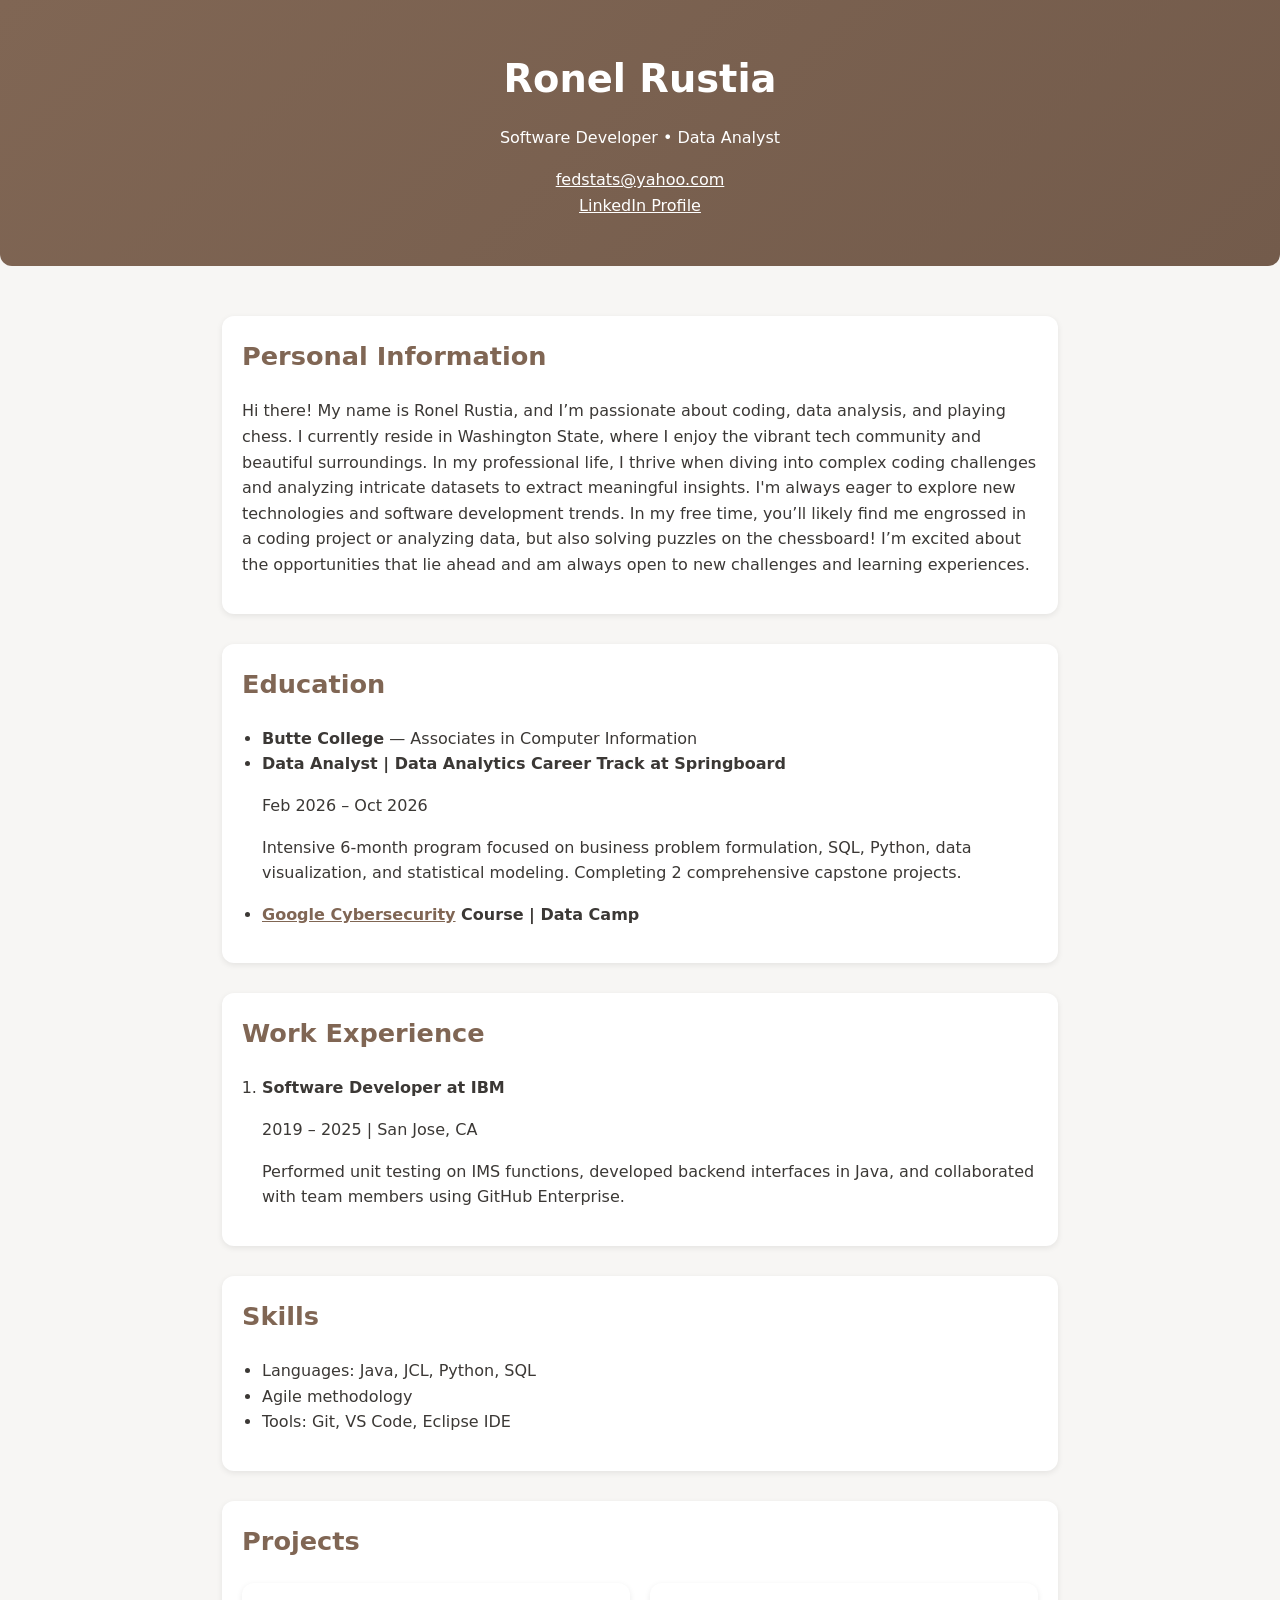
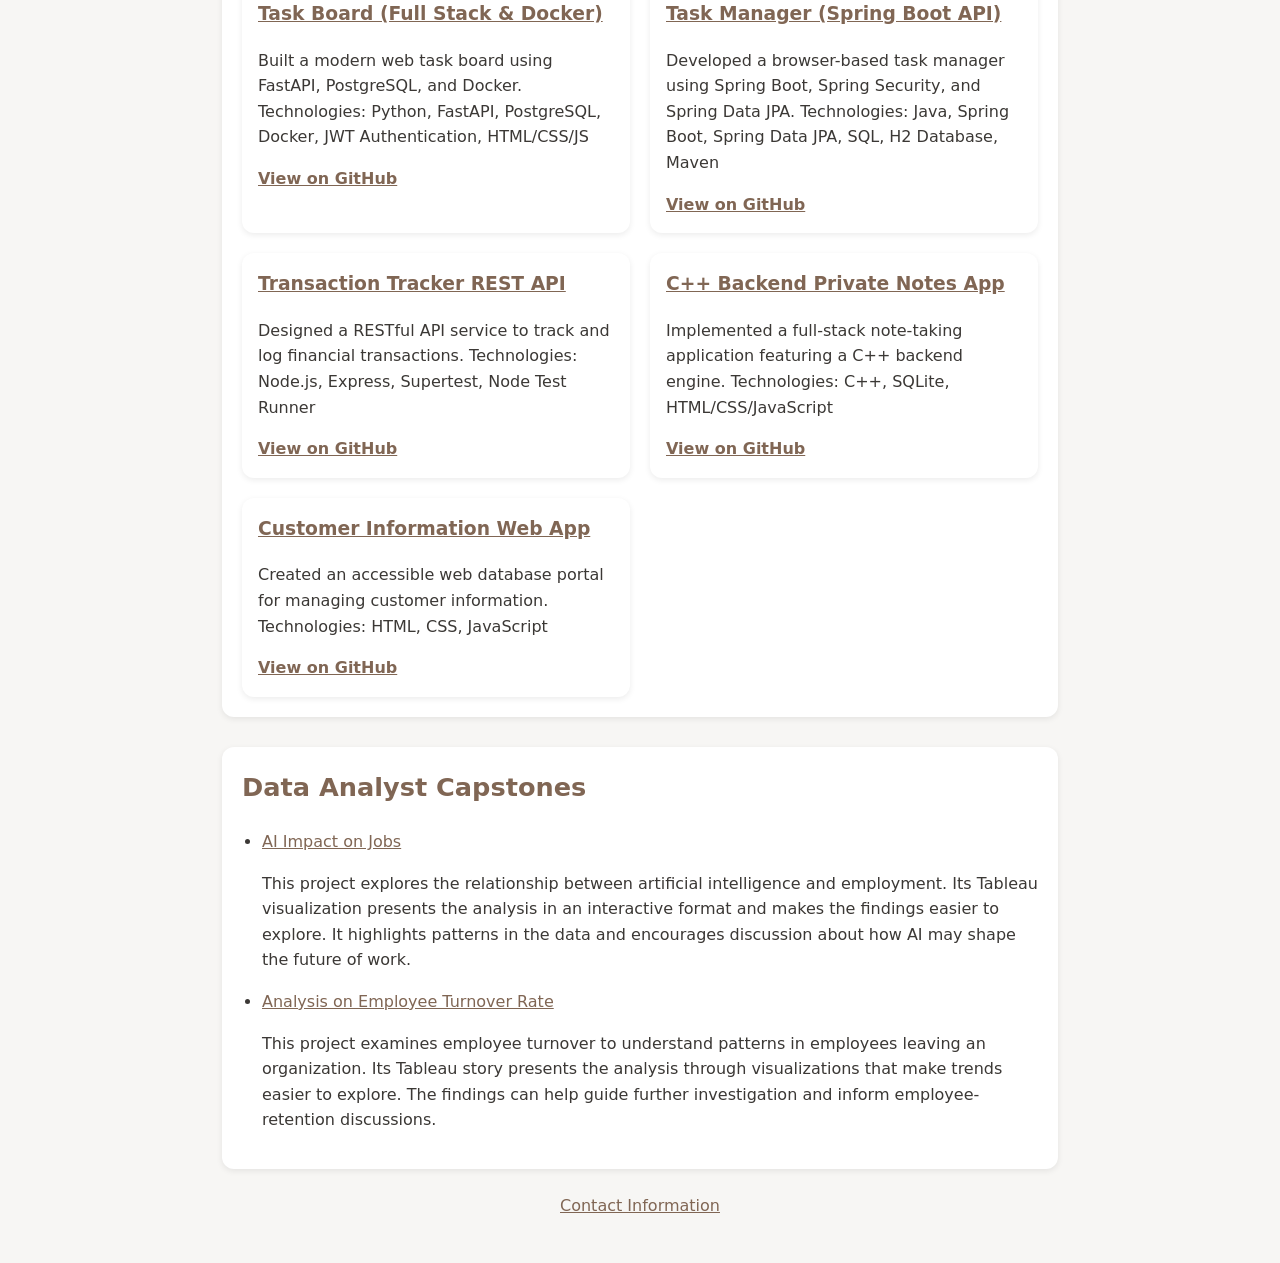
<file: index.html>
<!DOCTYPE html>
<html lang="en">
<head>
    <meta charset="UTF-8">
    <meta name="viewport" content="width=device-width, initial-scale=1.0">
    <title>Ronel Rustia – Resume</title>
    <meta name="description" content="Learn about Ronel Rustia, a software developer and data analyst. Explore his experience, skills, projects, and data analytics capstones.">
    <meta property="og:type" content="website">
    <meta property="og:title" content="Ronel Rustia – Resume">
    <meta property="og:description" content="Software developer and data analyst. Explore Ronel Rustia’s experience, projects, and data analytics capstones.">
    <link rel="stylesheet" href="styles.css">
</head>

<body>
    <a class="skip-link" href="#main-content">Skip to main content</a>

    <header class="header">
        <h1>Ronel Rustia</h1>
        <p>Software Developer • Data Analyst</p>
        <a href="mailto:fedstats@yahoo.com">fedstats@yahoo.com</a><br>
        <a href="https://www.linkedin.com/in/ronel-rustia-7b9348255/" target="_blank" rel="noopener noreferrer">LinkedIn Profile</a>
    </header>

    <main class="container" id="main-content">

        <section class="section">
            <h2>Personal Information</h2>
            <p>
                Hi there! My name is Ronel Rustia, and I’m passionate about coding, data analysis, and playing chess.
                I currently reside in Washington State, where I enjoy the vibrant tech community and beautiful surroundings.
                In my professional life, I thrive when diving into complex coding challenges and analyzing intricate datasets
                to extract meaningful insights. I'm always eager to explore new technologies and software development trends.
                In my free time, you’ll likely find me engrossed in a coding project or analyzing data, but also solving puzzles
                on the chessboard! I’m excited about the opportunities that lie ahead and am always open to new challenges
                and learning experiences.
            </p>
        </section>

        <section class="section">
            <h2>Education</h2>
            <ul>
                <li><strong>Butte College</strong> — Associates in Computer Information</li>
                <li>
                    <strong>Data Analyst | Data Analytics Career Track at Springboard</strong>
                    <p>Feb 2026 – Oct 2026</p>
                    <p>Intensive 6-month program focused on business problem formulation, SQL, Python, data visualization, and statistical modeling. Completing 2 comprehensive capstone projects.</p>
                </li>
                <li><strong><a href="https://www.credly.com/badges/929ac3c1-cf5a-4259-999b-98b6274ca0e4" target="_blank" rel="noopener noreferrer">Google Cybersecurity</a> Course | Data Camp</strong></li>
            </ul>
        </section>

        <section class="section">
            <h2>Work Experience</h2>
            <ol>
                <li>
                    <p><strong>Software Developer at IBM</strong></p>
                    <p>2019 – 2025 | San Jose, CA</p>
                    <p>Performed unit testing on IMS functions, developed backend interfaces in Java, and collaborated with team members using GitHub Enterprise.</p>
                </li>
            </ol>
        </section>

        <section class="section">
            <h2>Skills</h2>
            <ul>
                <li>Languages: Java, JCL, Python, SQL</li>
                <li>Agile methodology</li>
                <li>Tools: Git, VS Code, Eclipse IDE</li>
            </ul>
        </section>

        <section class="section">
            <h2>Projects</h2>
            <div id="projects"></div>
        </section>

        <section class="section">
            <h2>Data Analyst Capstones</h2>
            <ul>
                <li>
                    <a href="https://public.tableau.com/shared/RM48846Z2?:display_count=n&amp;:origin=viz_share_link" target="_blank" rel="noopener noreferrer">AI Impact on Jobs</a>
                    <p>This project explores the relationship between artificial intelligence and employment. Its Tableau visualization presents the analysis in an interactive format and makes the findings easier to explore. It highlights patterns in the data and encourages discussion about how AI may shape the future of work.</p>
                </li>
                <li>
                    <a href="https://public.tableau.com/views/EmployeeTurnover_17835475126210/Story1?:language=en-US&amp;:sid=&amp;:redirect=auth&amp;:display_count=n&amp;:origin=viz_share_link" target="_blank" rel="noopener noreferrer">Analysis on Employee Turnover Rate</a>
                    <p>This project examines employee turnover to understand patterns in employees leaving an organization. Its Tableau story presents the analysis through visualizations that make trends easier to explore. The findings can help guide further investigation and inform employee-retention discussions.</p>
                </li>
            </ul>
        </section>

        <p class="contact-link"><a href="contact.html">Contact Information</a></p>
    </main>

    <script>
    const projects = [
      {
        title: "Task Board (Full Stack & Docker)",
        description: "Built a modern web task board using FastAPI, PostgreSQL, and Docker. Technologies: Python, FastAPI, PostgreSQL, Docker, JWT Authentication, HTML/CSS/JS",
        link: "https://github.com/rrustia/frontbackdocker"
      },
      {
        title: "Task Manager (Spring Boot API)",
        description: "Developed a browser-based task manager using Spring Boot, Spring Security, and Spring Data JPA. Technologies: Java, Spring Boot, Spring Data JPA, SQL, H2 Database, Maven",
        link: "https://github.com/rrustia/dbtesting2"
      },
      {
        title: "Transaction Tracker REST API",
        description: "Designed a RESTful API service to track and log financial transactions. Technologies: Node.js, Express, Supertest, Node Test Runner",
        link: "https://github.com/rrustia/node1"
      },
      {
        title: "C++ Backend Private Notes App",
        description: "Implemented a full-stack note-taking application featuring a C++ backend engine. Technologies: C++, SQLite, HTML/CSS/JavaScript",
        link: "https://github.com/rrustia/cpp1"
      },
      {
        title: "Customer Information Web App",
        description: "Created an accessible web database portal for managing customer information. Technologies: HTML, CSS, JavaScript",
        link: "https://github.com/rrustia/webapp2"
      }
    ];

    function loadProjects() {
      const container = document.getElementById("projects");
      const projectCards = document.createDocumentFragment();

      projects.forEach(project => {
        const card = document.createElement("article");
        card.className = "project-card";
        const heading = document.createElement("h3");
        const titleLink = document.createElement("a");
        titleLink.href = project.link;
        titleLink.target = "_blank";
        titleLink.rel = "noopener noreferrer";
        titleLink.textContent = project.title;
        heading.appendChild(titleLink);

        const description = document.createElement("p");
        description.textContent = project.description;

        const projectLink = document.createElement("a");
        projectLink.href = project.link;
        projectLink.target = "_blank";
        projectLink.rel = "noopener noreferrer";
        projectLink.textContent = "View on GitHub";
        projectLink.setAttribute("aria-label", `View ${project.title} on GitHub`);

        card.append(heading, description, projectLink);
        projectCards.appendChild(card);
      });

      container.appendChild(projectCards);
    }

    loadProjects();
    </script>

</body>
</html>
</file>
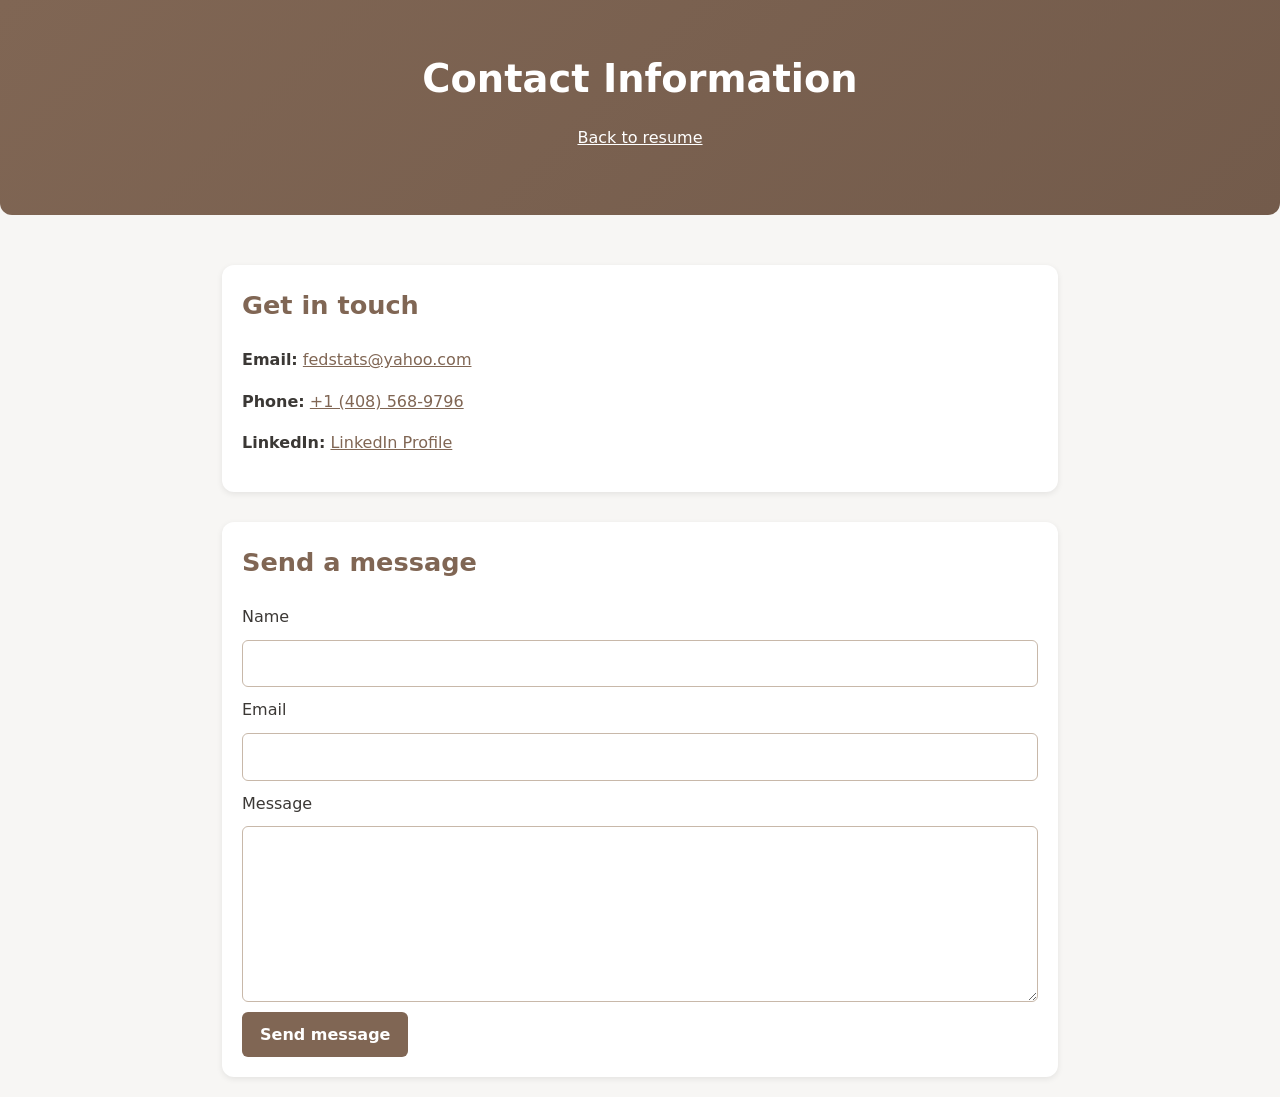
<file: contact.html>
<!DOCTYPE html>
<html lang="en">
<head>
    <meta charset="UTF-8">
    <meta name="viewport" content="width=device-width, initial-scale=1.0">
    <title>Contact Information | Ronel Rustia</title>
    <meta name="description" content="Contact Ronel Rustia by email, phone, LinkedIn, or send a message using the contact form.">
    <meta property="og:type" content="website">
    <meta property="og:title" content="Contact Information | Ronel Rustia">
    <meta property="og:description" content="Get in touch with Ronel Rustia by email, phone, LinkedIn, or contact form.">
    <link rel="stylesheet" href="styles.css">
</head>

<body>
    <a class="skip-link" href="#main-content">Skip to main content</a>
    <header class="header">
        <h1>Contact Information</h1>
        <p><a href="index.html">Back to resume</a></p>
    </header>

    <main class="container" id="main-content">
        <section class="section">
            <h2>Get in touch</h2>
            <p><strong>Email:</strong> <a href="mailto:fedstats@yahoo.com">fedstats@yahoo.com</a></p>
            <p><strong>Phone:</strong> <a href="tel:+14085689796">+1 (408) 568‑9796</a></p>
            <p><strong>LinkedIn:</strong> <a href="https://www.linkedin.com/in/ronel-rustia-7b9348255/" target="_blank" rel="noopener noreferrer">LinkedIn Profile</a></p>
        </section>

        <section class="section">
            <h2>Send a message</h2>
            <p id="form-status" role="status" aria-live="polite" hidden>Your message has been sent. Thank you for reaching out.</p>
            <form name="contact" method="POST" action="/contact.html?success=true" data-netlify="true" netlify-honeypot="bot-field" class="contact-form">
                <input type="hidden" name="form-name" value="contact">
                <p hidden>
                    <label>Leave this field empty: <input name="bot-field"></label>
                </p>
                <label for="name">Name</label>
                <input id="name" name="name" type="text" autocomplete="name" required>

                <label for="email">Email</label>
                <input id="email" name="email" type="email" autocomplete="email" required>

                <label for="message">Message</label>
                <textarea id="message" name="message" rows="6" required></textarea>

                <button type="submit">Send message</button>
            </form>
        </section>
    </main>

    <script>
        if (new URLSearchParams(window.location.search).get("success") === "true") {
            document.getElementById("form-status").hidden = false;
        }
    </script>
</body>
</html>
</file>
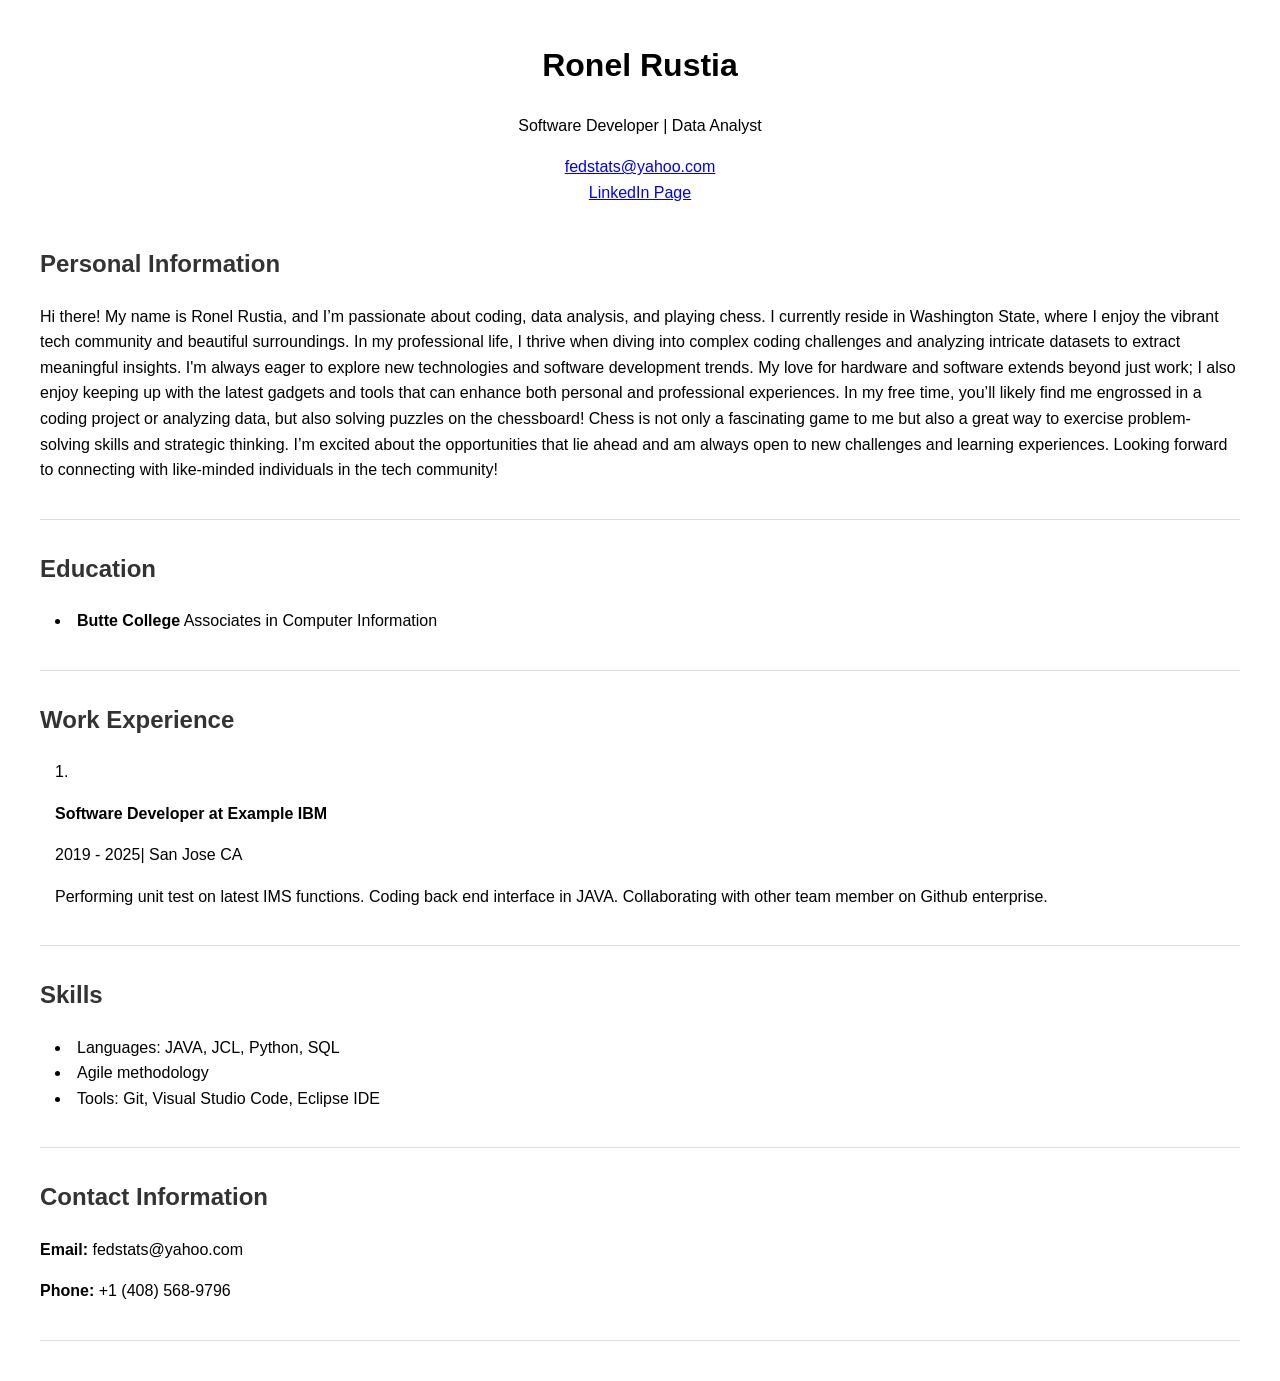
<file: temp.html>
<!DOCTYPE html>
<html lang="en">
<head>
    <meta charset="UTF-8">
    <meta name="viewport" content="width=device-width, initial-scale=1.0">
    <title>Resume</title>
    <style>
        body {
            font-family: Arial, sans-serif;
            margin: 40px;
            line-height: 1.6;
        }
        .header {
            text-align: center;
            padding-bottom: 20px;
        }
        .section {
            border-bottom: 1px solid #ddd;
            padding-bottom: 20px;
            margin-bottom: 30px;
        }
        .section h2 {
            font-size: 24px;
            color: #333;
        }
        ul, ol {
            list-style-position: inside;
            padding-left: 15px;
        }
    </style>
</head>
<body>

<div class="header">
    <h1>Ronel Rustia</h1>
    <p>Software Developer | Data Analyst</p>
    <a href="mailto:fedstats@yahoo.com">fedstats@yahoo.com</a><br>
    <a href="https://www.linkedin.com/in/ronel-rustia-7b9348255/" target="_blank">LinkedIn Page</a>
</div>

<div class="section">
    <h2>Personal Information</h2>
    <p>Hi there! My name is Ronel Rustia, and I’m passionate about coding, data analysis, and playing chess. I currently reside in Washington State, where I enjoy the vibrant tech community and beautiful surroundings. 
      In my professional life, I thrive when diving into complex coding challenges and analyzing intricate datasets to extract meaningful insights. I'm always eager to explore new technologies and software development trends. 
      My love for hardware and software extends beyond just work; I also enjoy keeping up with the latest gadgets and tools that can enhance both personal and professional experiences. 
      In my free time, you’ll likely find me engrossed in a coding project or analyzing data, but also solving puzzles on the chessboard! Chess is not only a fascinating game to me but also a 
      great way to exercise problem-solving skills and strategic thinking. I’m excited about the opportunities that lie ahead and am always open to new challenges and learning experiences. Looking forward to connecting
      with like-minded individuals in the tech community!</p>
</div>

<div class="section">
    <h2>Education</h2>
    <ul>
        <li><strong>Butte College</strong> Associates in Computer Information</li>
    </ul>
</div>

<div class="section">
    <h2>Work Experience</h2>
    <ol>
        <li>
            <p><strong>Software Developer at Example IBM</strong></p>
            <p>2019 - 2025| San Jose CA</p>
            <p>Performing unit test on latest IMS functions. Coding back end interface in JAVA. Collaborating with other team member on Github enterprise.</p>
        </li>
    </ol>
</div>

<div class="section">
    <h2>Skills</h2>
    <ul>
        <li>Languages: JAVA, JCL, Python, SQL</li>
        <li>Agile methodology</li>
        <li>Tools: Git, Visual Studio Code, Eclipse IDE</li>
    </ul>
</div>

<div class="section">
    <h2>Contact Information</h2>
    <p><strong>Email:</strong> fedstats@yahoo.com</p>
    <p><strong>Phone:</strong> +1 (408) 568-9796</p>
</div>

<script>
async function loadProjects() {
  const res = await fetch("https://ronelprojects.netlify.app/.netlify/functions/getProjects");
  const projects = await res.json();

  const container = document.getElementById("projects");

  projects.forEach(p => {
    const card = document.createElement("div");
    card.innerHTML = `
      <h3>${p.title}</h3>
      <p>${p.description}</p>
      <a href="${p.link}" target="_blank">View Project</a>
    `;
    container.appendChild(card);
  });
}

loadProjects();
</script>

</body>
</html>
</file>
<file: styles.css>
/* ==========================================================
    GLOBAL THEME VARIABLES
   ---------------------------------------------------------- */
:root {
    /* Base colours – all are warm, muted tones */
    --bg          : #f7f6f4;      /* light parchment‑white */
    --text        : #3b3835;      /* dark charcoal for legibility */
    --accent      : #806654;      /* brown for links, buttons, and section titles */
    --accent-light: #c8b8a9;      /* lighter brown for links */
    --card        : #ffffff;      /* pure white cards for contrast */
    --radius      : 12px;
    --max-width   : 900px;

    /* Optional subtle gradient background (uncomment to use) */
    /*--bg-gradient: linear-gradient(135deg, #f7f6f4 0%, #e9e5d8 100%);*/
}

/* ==========================================================
   BASIC RESET & BODY
   ---------------------------------------------------------- */
*,
*::before,
*::after {
    box-sizing: border-box;
}

body {
    margin: 0;
    padding: 0;
    font-family: system-ui, sans-serif;
    background: var(--bg);            /* or use var(--bg-gradient) */
    color: var(--text);
    line-height: 1.6;
    overflow-wrap: break-word;
}

/* ==========================================================
   CONTAINER
   ---------------------------------------------------------- */
.container {
    width: 100%;
    max-width: var(--max-width);
    margin: 0 auto;
    padding: 20px clamp(16px, 4vw, 32px);
}

/* ==========================================================
   HEADER – soft‑brown background, rounded corners
   ---------------------------------------------------------- */
.header {
    text-align: center;
    padding: clamp(28px, 6vw, 48px) 20px;
    /* subtle gradient for a touch of depth */
    background: linear-gradient(135deg, #806654, #735b4b);
    color: white;
    border-radius: 0 0 var(--radius) var(--radius);
}

.header h1 {
    margin: 0;
    font-size: clamp(1.9rem, 5vw, 2.4rem);
    font-weight: 700;
}

.header a {
    color: #fff;
    text-decoration: underline;
}

.skip-link {
    position: absolute;
    top: 8px;
    left: 8px;
    z-index: 1;
    padding: 8px 12px;
    transform: translateY(-150%);
    border-radius: 6px;
    background: #fff;
    color: var(--text);
}

.skip-link:focus {
    transform: translateY(0);
}

/* ==========================================================
   SECTION BLOCKS – soft white cards with subtle shadow
   ---------------------------------------------------------- */
.section {
    min-width: 0;
    background: var(--card);
    padding: 20px;
    margin-top: clamp(18px, 4vw, 30px);
    border-radius: var(--radius);
    box-shadow: 0 2px 6px rgba(0,0,0,0.08); /* light drop‑shadow */
}

.section h2 {
    margin-top: 0;
    color: var(--accent);          /* soft brown titles */
    font-size: 1.6rem;
}

a {
    color: var(--accent);
}

a:hover {
    text-decoration-thickness: 2px;
}

a:focus-visible,
button:focus-visible,
input:focus-visible,
textarea:focus-visible {
    outline: 3px solid #4d392b;
    outline-offset: 3px;
}

.contact-link {
    margin: 24px 0;
    text-align: center;
}

.contact-form {
    display: grid;
    gap: 10px;
}

.contact-form input,
.contact-form textarea {
    width: 100%;
    padding: 10px 12px;
    border: 1px solid var(--accent-light);
    border-radius: 6px;
    color: var(--text);
    font: inherit;
}

.contact-form textarea {
    resize: vertical;
}

.contact-form button {
    justify-self: start;
    padding: 10px 18px;
    border: 0;
    border-radius: 6px;
    background: var(--accent);
    color: white;
    cursor: pointer;
    font: inherit;
    font-weight: 600;
}

.contact-form button:hover {
    background: #806654;
}

/* ==========================================================
   LISTS
   ---------------------------------------------------------- */
ul, ol { padding-left: 20px; }

/* ==========================================================
   PROJECT GRID & CARD STYLES
   ---------------------------------------------------------- */
#projects {
    display: grid;
    grid-template-columns: repeat(auto-fit, minmax(min(100%, 260px), 1fr));
    gap: 20px;
    margin-top: 20px;
}

.project-card {
    min-width: 0;
    background: var(--card);
    padding: 16px;
    border-radius: var(--radius);
    box-shadow: 0 2px 6px rgba(0,0,0,0.08);
    transition: transform 0.15s ease, box-shadow 0.15s ease;
}

.project-card:hover {
    transform: translateY(-4px);
    /* gentle lift‑shadow on hover */
    box-shadow: 0 4px 12px rgba(0,0,0,0.10);
}

.project-card h3 {
    margin-top: 0;
    color: var(--accent);          /* same soft brown as section titles */
}

.project-card a {
    color: var(--accent);
    font-weight: bold;
    overflow-wrap: anywhere;
}

/* ==========================================================
   MOBILE ADJUSTMENTS
   ---------------------------------------------------------- */
@media (max-width: 600px) {
    .header {
        padding-right: 16px;
        padding-left: 16px;
    }

    .container {
        padding: 4px 14px 20px;
    }

    .section {
        padding: 16px;
    }

    .section h2 {
        font-size: 1.35rem;
    }

    #projects {
        gap: 14px;
        margin-top: 16px;
    }

    .project-card:hover {
        transform: none;
    }
}

@media (prefers-reduced-motion: reduce) {
    .project-card {
        transition: none;
    }
}
</file>
